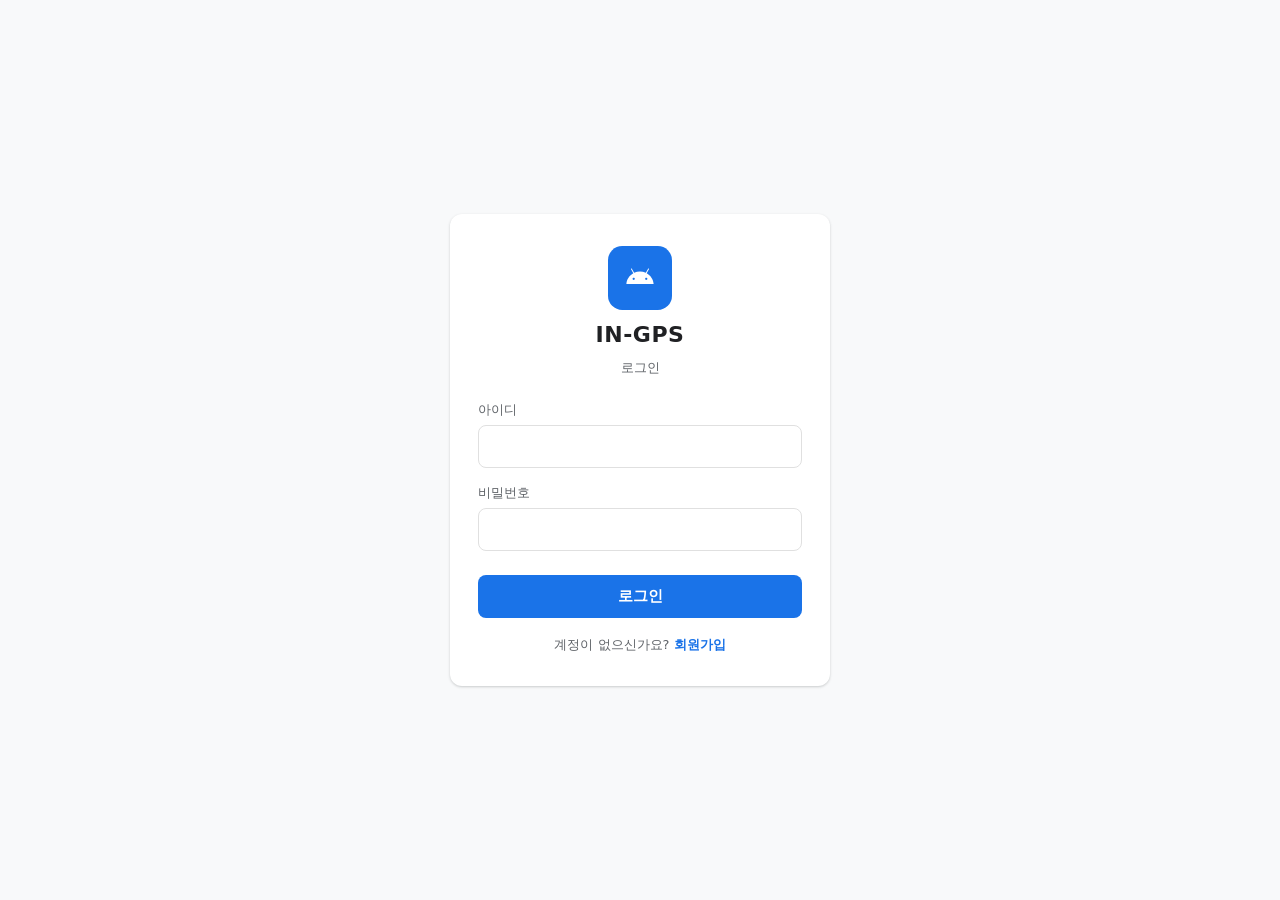
<file: corecast_server/web/login.html>
<!DOCTYPE html>
<html lang="ko">
<head>
  <meta charset="UTF-8">
  <meta name="viewport" content="width=device-width, initial-scale=1.0">
  <title>로그인 · IN-GPS</title>
  <link rel="icon" href="logo.svg">
  <link rel="stylesheet" href="style.css">
</head>
<body>
  <div class="auth-wrap">
    <form class="auth-card" id="login-form">
      <div class="brand">
        <img src="logo.svg" alt="IN-GPS">
        <h1>IN-GPS</h1>
        <p>로그인</p>
      </div>

      <label for="username">아이디</label>
      <input type="text" id="username" autocomplete="username" required>

      <label for="password">비밀번호</label>
      <input type="password" id="password" autocomplete="current-password" required>

      <button type="submit" class="btn" id="submit-btn">로그인</button>
      <div class="msg" id="msg"></div>

      <div class="switch-link">
        계정이 없으신가요? <a href="signup.html">회원가입</a>
      </div>
    </form>
  </div>
  <script src="app.js"></script>
  <script>INGPS.initLogin();</script>
</body>
</html>
</file>
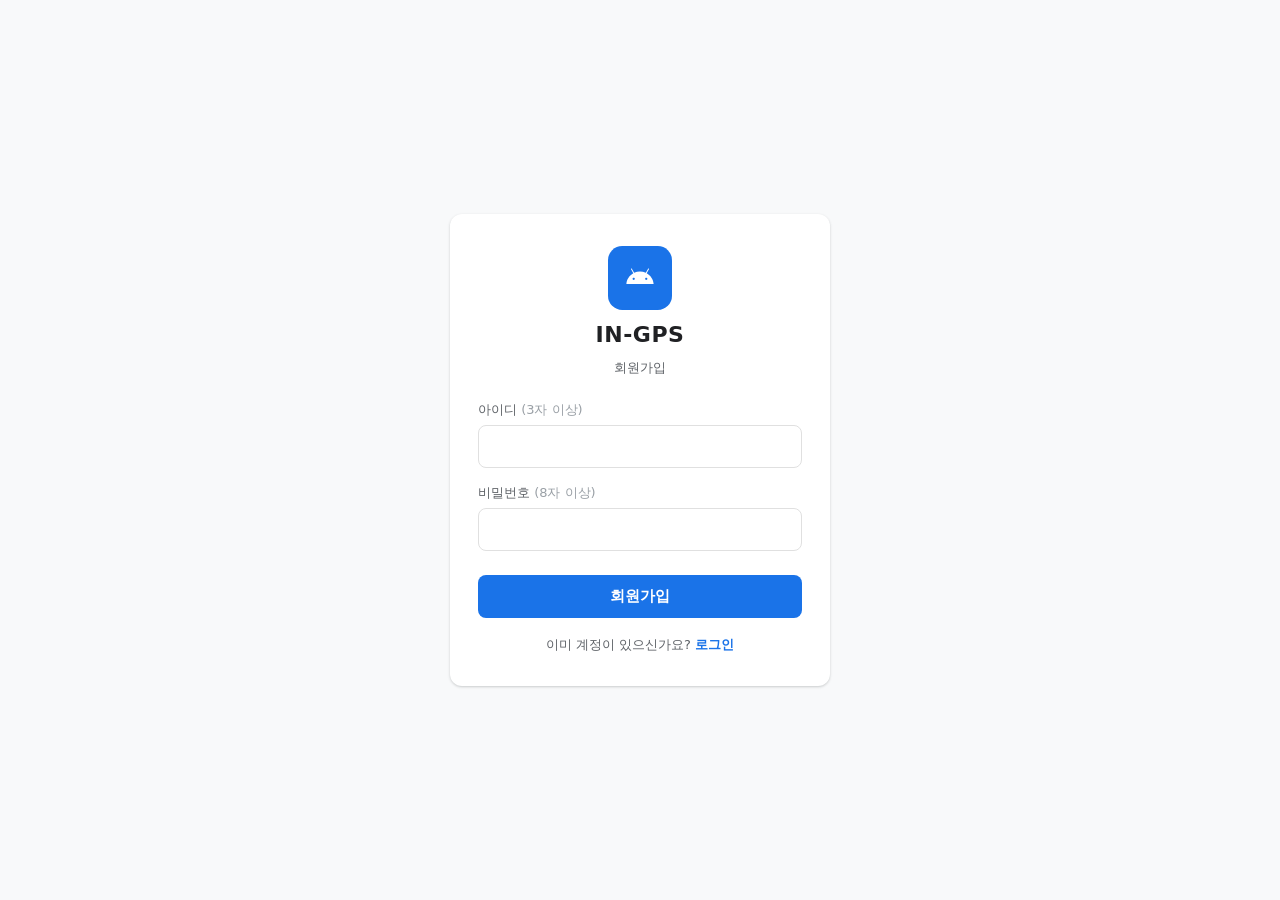
<file: corecast_server/web/signup.html>
<!DOCTYPE html>
<html lang="ko">
<head>
  <meta charset="UTF-8">
  <meta name="viewport" content="width=device-width, initial-scale=1.0">
  <title>회원가입 · IN-GPS</title>
  <link rel="icon" href="logo.svg">
  <link rel="stylesheet" href="style.css">
</head>
<body>
  <div class="auth-wrap">
    <form class="auth-card" id="signup-form">
      <div class="brand">
        <img src="logo.svg" alt="IN-GPS">
        <h1>IN-GPS</h1>
        <p>회원가입</p>
      </div>

      <label for="username">아이디 <span style="color:#9AA0A6">(3자 이상)</span></label>
      <input type="text" id="username" autocomplete="username" required minlength="3">

      <label for="password">비밀번호 <span style="color:#9AA0A6">(8자 이상)</span></label>
      <input type="password" id="password" autocomplete="new-password" required minlength="8">

      <button type="submit" class="btn" id="submit-btn">회원가입</button>
      <div class="msg" id="msg"></div>

      <div class="switch-link">
        이미 계정이 있으신가요? <a href="login.html">로그인</a>
      </div>
    </form>
  </div>
  <script src="app.js"></script>
  <script>INGPS.initSignup();</script>
</body>
</html>
</file>
<file: corecast_server/web/style.css>
/* IN-GPS Web — Android 앱 디자인(Material)과 동일 톤 */
:root {
  --primary:        #1A73E8;
  --primary-light:  #E8F0FE;
  --surface:        #F8F9FA;
  --card-bg:        #FFFFFF;
  --text-primary:   #202124;
  --text-secondary: #5F6368;
  --divider:        #E0E0E0;
  --normal:         #34A853;
  --critical:       #EA4335;
  --critical-bg:    #FCE8E6;
  --critical-text:  #C5221F;
  --radius:         12px;
  --shadow:         0 1px 3px rgba(60,64,67,.15), 0 1px 2px rgba(60,64,67,.1);
}

* { box-sizing: border-box; }

body {
  margin: 0;
  font-family: "Roboto", "Noto Sans KR", system-ui, -apple-system, sans-serif;
  background: var(--surface);
  color: var(--text-primary);
  -webkit-font-smoothing: antialiased;
}

/* ── 인증 페이지(로그인/회원가입) ── */
.auth-wrap {
  min-height: 100vh;
  display: flex;
  align-items: center;
  justify-content: center;
  padding: 24px;
}
.auth-card {
  width: 100%;
  max-width: 380px;
  background: var(--card-bg);
  border-radius: var(--radius);
  box-shadow: var(--shadow);
  padding: 32px 28px;
}
.brand {
  display: flex;
  flex-direction: column;
  align-items: center;
  gap: 12px;
  margin-bottom: 24px;
}
.brand img { width: 64px; height: 64px; }
.brand h1 {
  margin: 0;
  font-size: 22px;
  font-weight: 700;
  letter-spacing: .5px;
}
.brand p { margin: 0; font-size: 13px; color: var(--text-secondary); }

label {
  display: block;
  font-size: 13px;
  color: var(--text-secondary);
  margin: 16px 0 6px;
}
input[type="text"], input[type="password"], select {
  width: 100%;
  padding: 12px 14px;
  font-size: 15px;
  border: 1px solid var(--divider);
  border-radius: 8px;
  background: #fff;
  outline: none;
  transition: border-color .15s;
}
input:focus, select:focus { border-color: var(--primary); }

.btn {
  width: 100%;
  margin-top: 24px;
  padding: 12px 16px;
  font-size: 15px;
  font-weight: 600;
  color: #fff;
  background: var(--primary);
  border: none;
  border-radius: 8px;
  cursor: pointer;
  transition: background .15s, opacity .15s;
}
.btn:hover { background: #1666cc; }
.btn:disabled { opacity: .5; cursor: not-allowed; }
.btn-secondary {
  background: #fff;
  color: var(--primary);
  border: 1px solid var(--divider);
}
.btn-secondary:hover { background: var(--primary-light); }

.switch-link {
  margin-top: 18px;
  text-align: center;
  font-size: 13px;
  color: var(--text-secondary);
}
.switch-link a { color: var(--primary); text-decoration: none; font-weight: 600; }
.switch-link a:hover { text-decoration: underline; }

.msg {
  margin-top: 16px;
  padding: 10px 12px;
  border-radius: 8px;
  font-size: 13px;
  display: none;
}
.msg.error { display: block; background: var(--critical-bg); color: var(--critical-text); }
.msg.ok    { display: block; background: #E6F4EA; color: #137333; }

/* ── 대시보드 ── */
.appbar {
  display: flex;
  align-items: center;
  gap: 12px;
  padding: 12px 20px;
  background: var(--card-bg);
  box-shadow: var(--shadow);
  position: sticky;
  top: 0;
  z-index: 10;
}
.appbar img { width: 32px; height: 32px; }
.appbar .title { font-size: 18px; font-weight: 700; flex: 1; }
.appbar .user { font-size: 13px; color: var(--text-secondary); margin-right: 8px; }
.btn-logout {
  padding: 8px 14px;
  font-size: 13px;
  font-weight: 600;
  color: var(--primary);
  background: #fff;
  border: 1px solid var(--divider);
  border-radius: 8px;
  cursor: pointer;
}
.btn-logout:hover { background: var(--primary-light); }

.container { max-width: 560px; margin: 28px auto; padding: 0 20px; }
.card {
  background: var(--card-bg);
  border-radius: var(--radius);
  box-shadow: var(--shadow);
  padding: 24px;
}
.card h2 { margin: 0 0 4px; font-size: 17px; }
.card .desc { margin: 0 0 20px; font-size: 13px; color: var(--text-secondary); line-height: 1.5; }
.hint { font-size: 12px; color: var(--text-secondary); margin-top: 6px; }

/* ── Gateway Health 로그 테이블 ── */
.table-wrap { margin-top: 16px; overflow-x: auto; }
.gwh-table {
  width: 100%;
  border-collapse: collapse;
  font-size: 13px;
  white-space: nowrap;
}
.gwh-table th, .gwh-table td {
  padding: 8px 10px;
  text-align: left;
  border-bottom: 1px solid var(--divider);
}
.gwh-table thead th {
  color: var(--text-secondary);
  font-weight: 600;
  background: var(--surface);
  position: sticky;
  top: 0;
}
.gwh-table tbody tr:hover { background: var(--primary-light); }
.gwh-table td.fail { color: var(--critical-text); font-weight: 600; }
</file>
